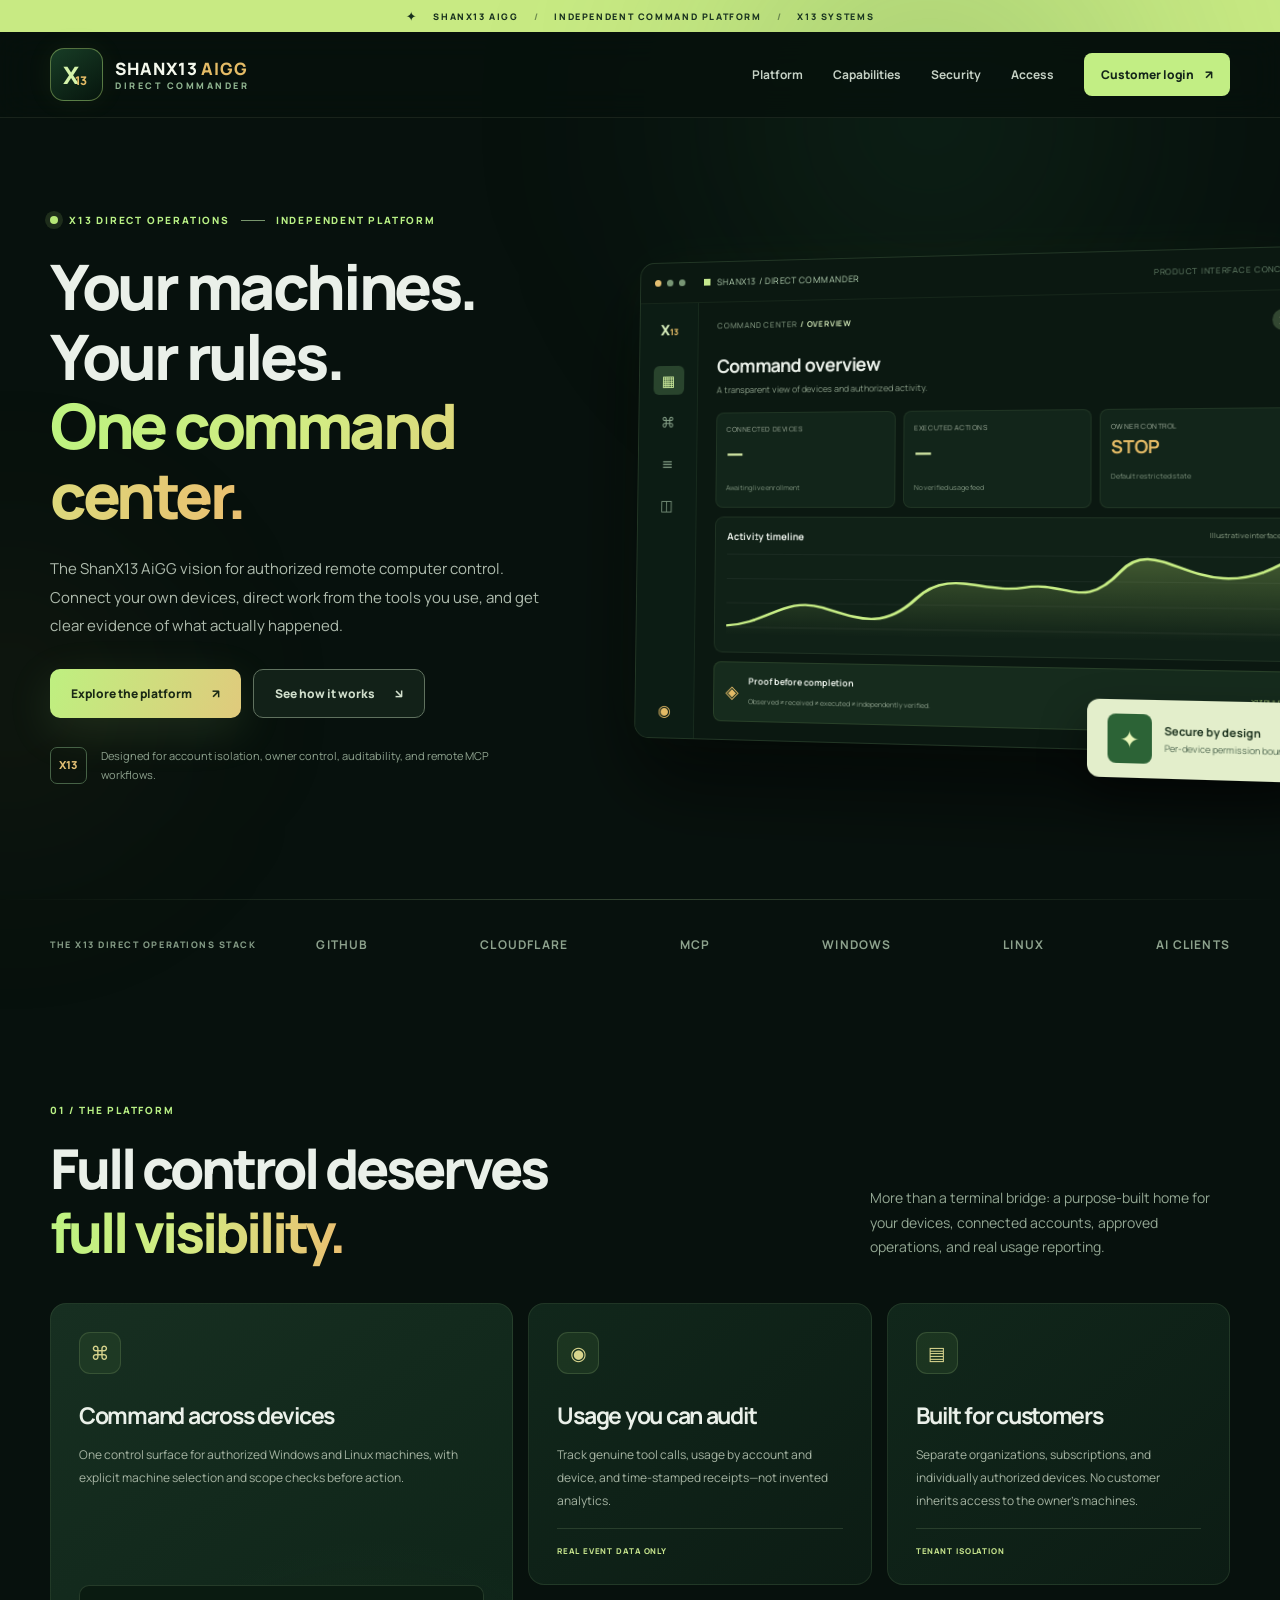
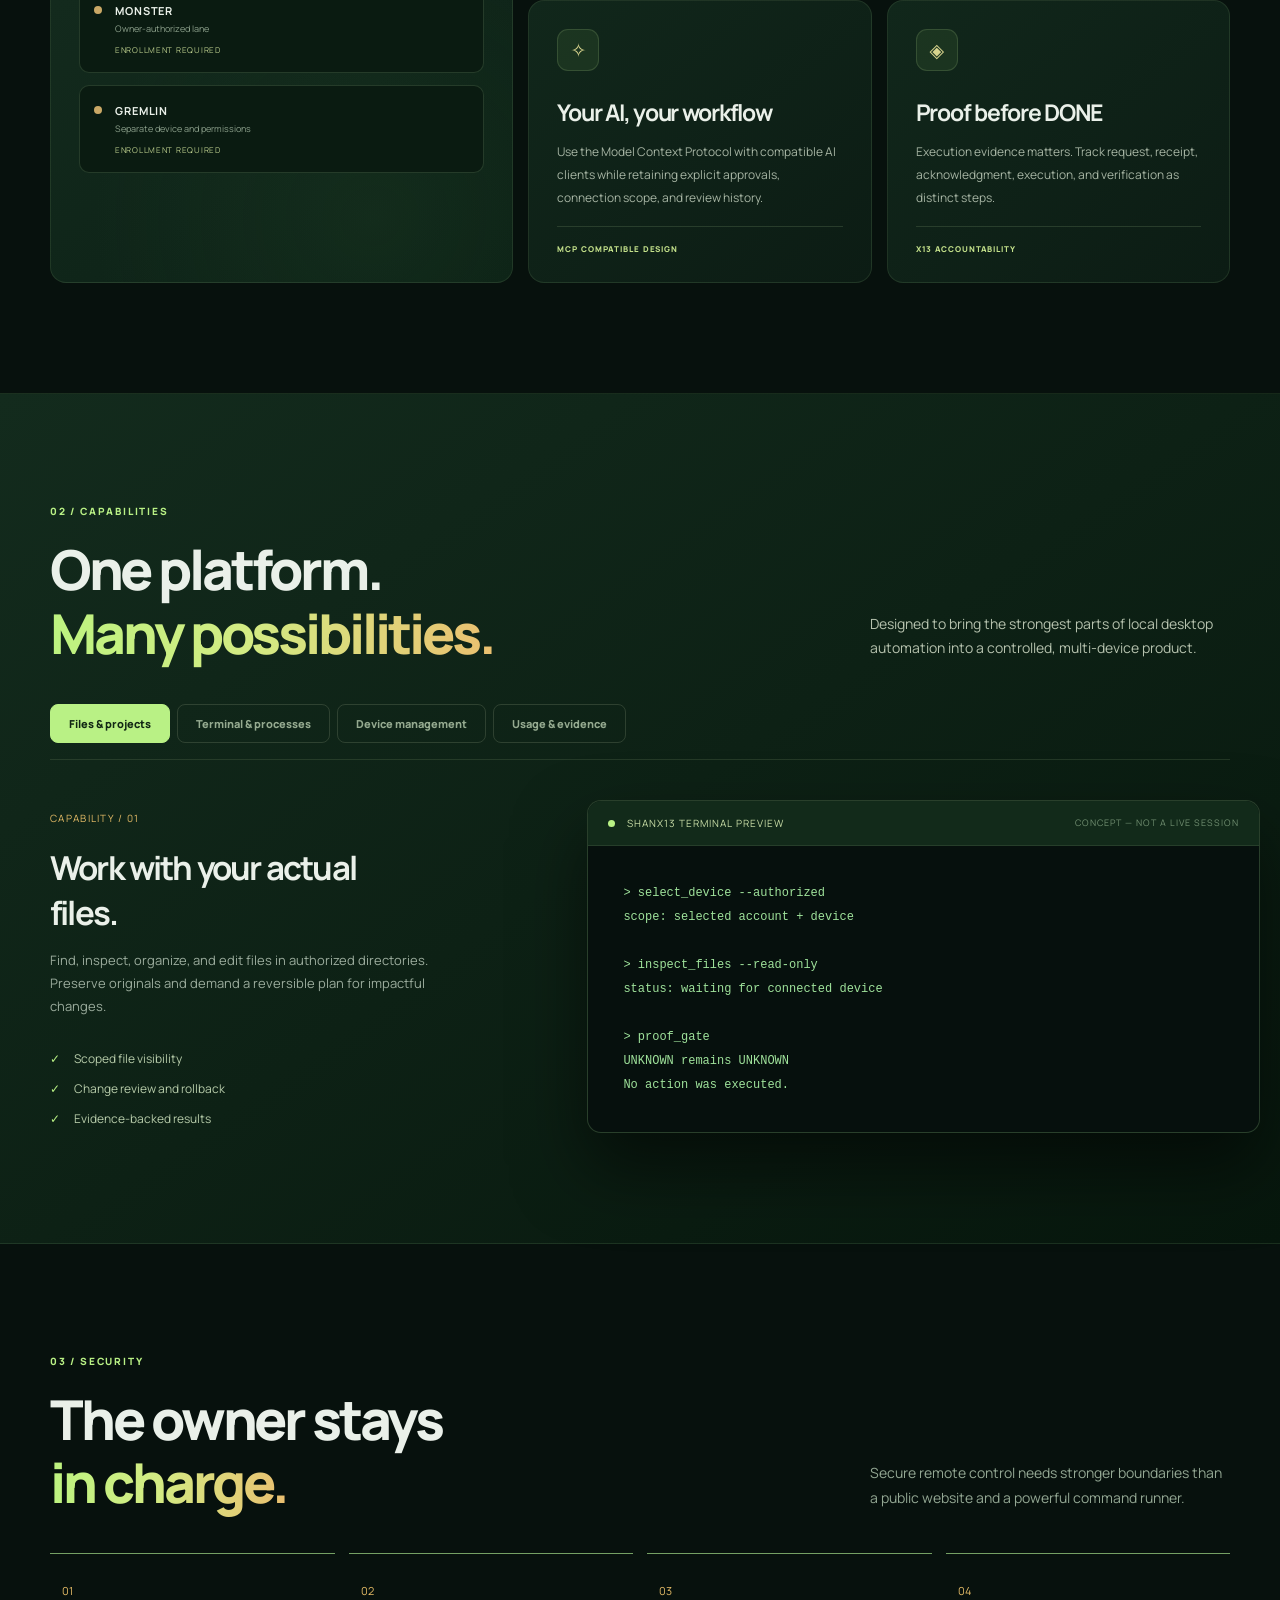
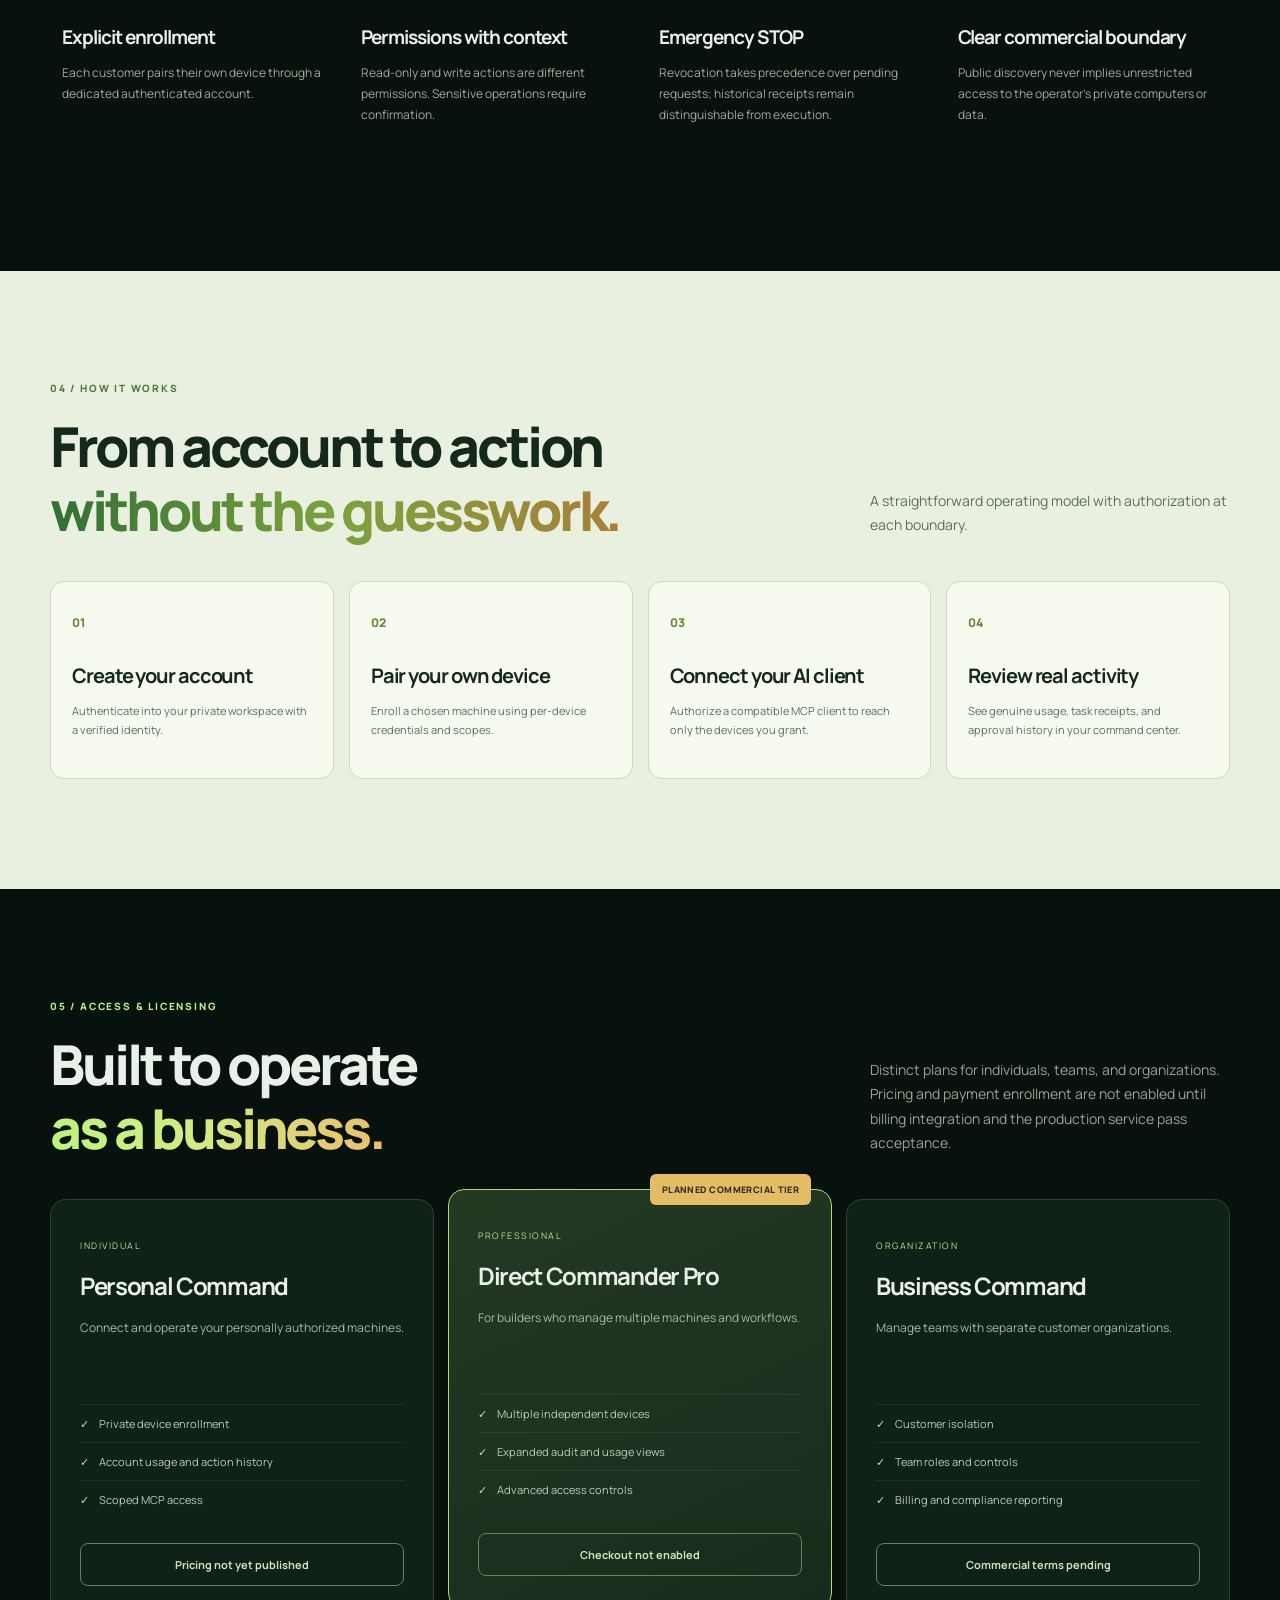
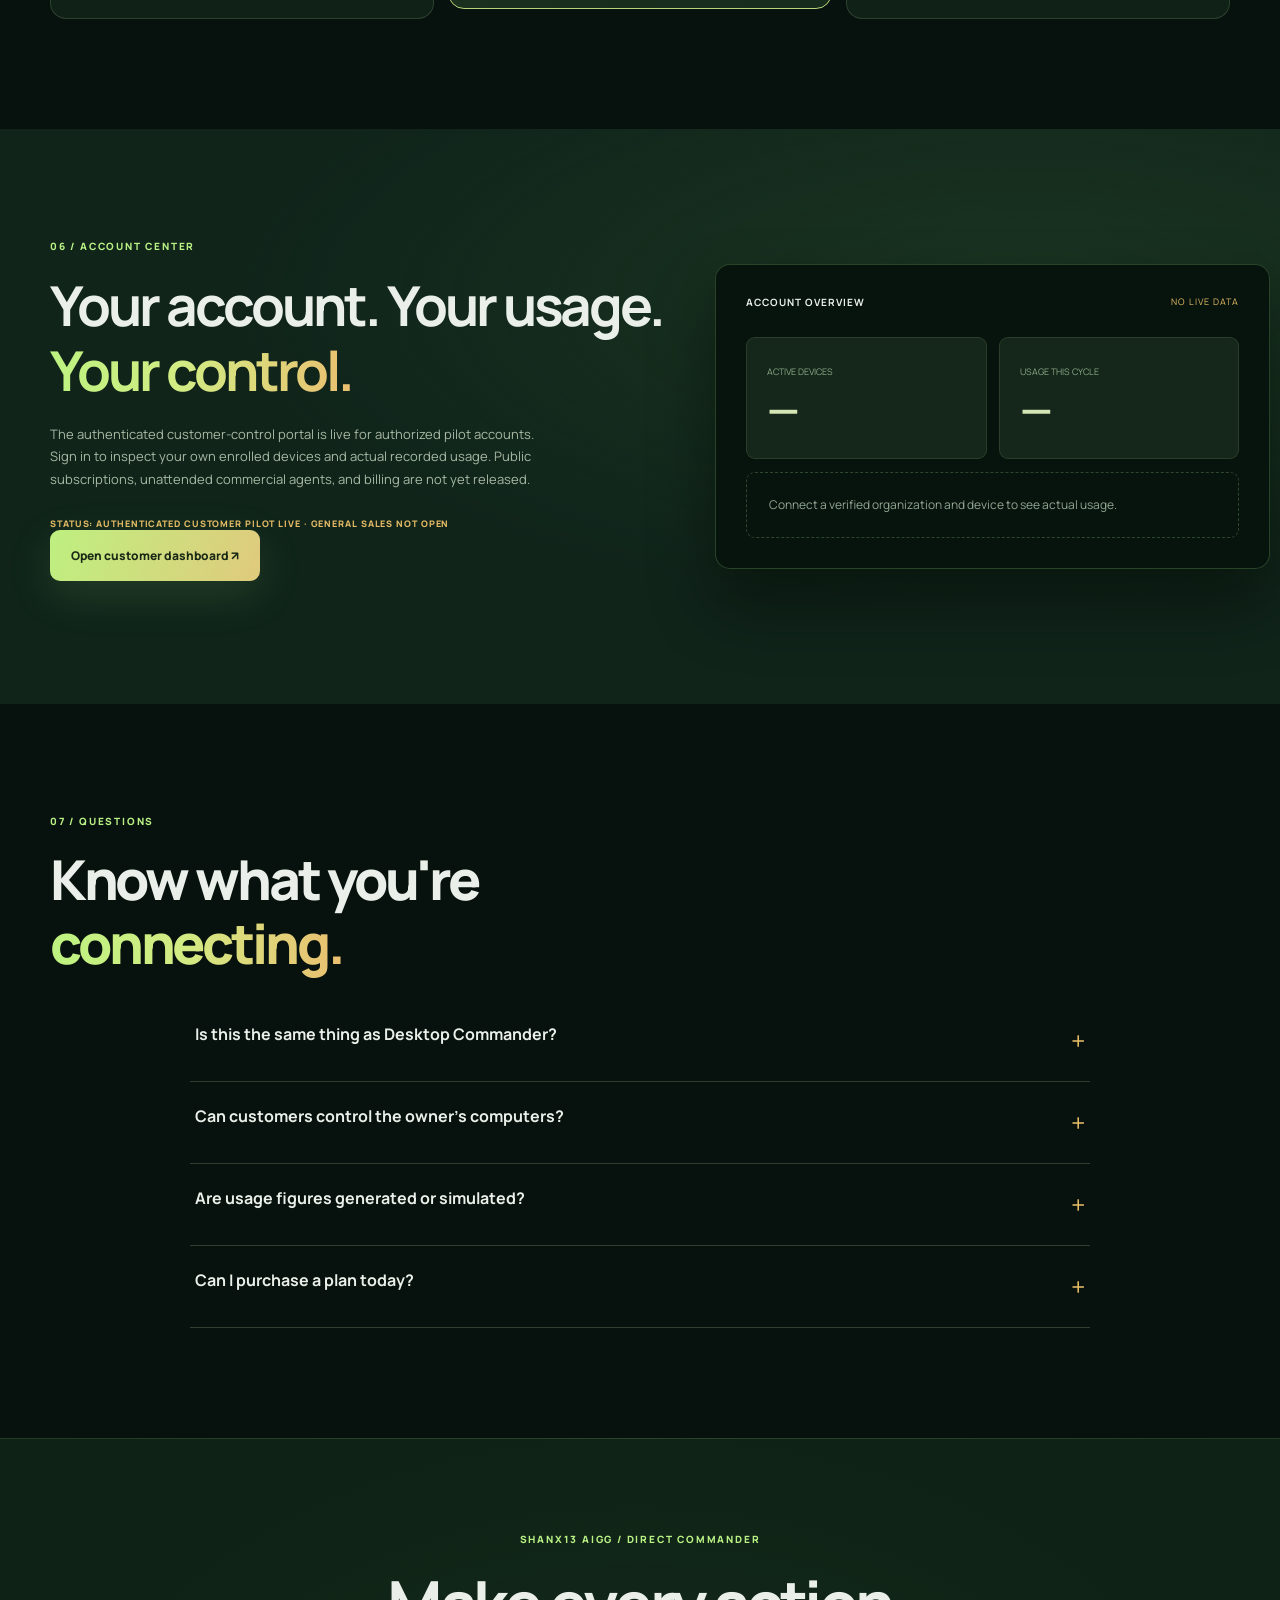
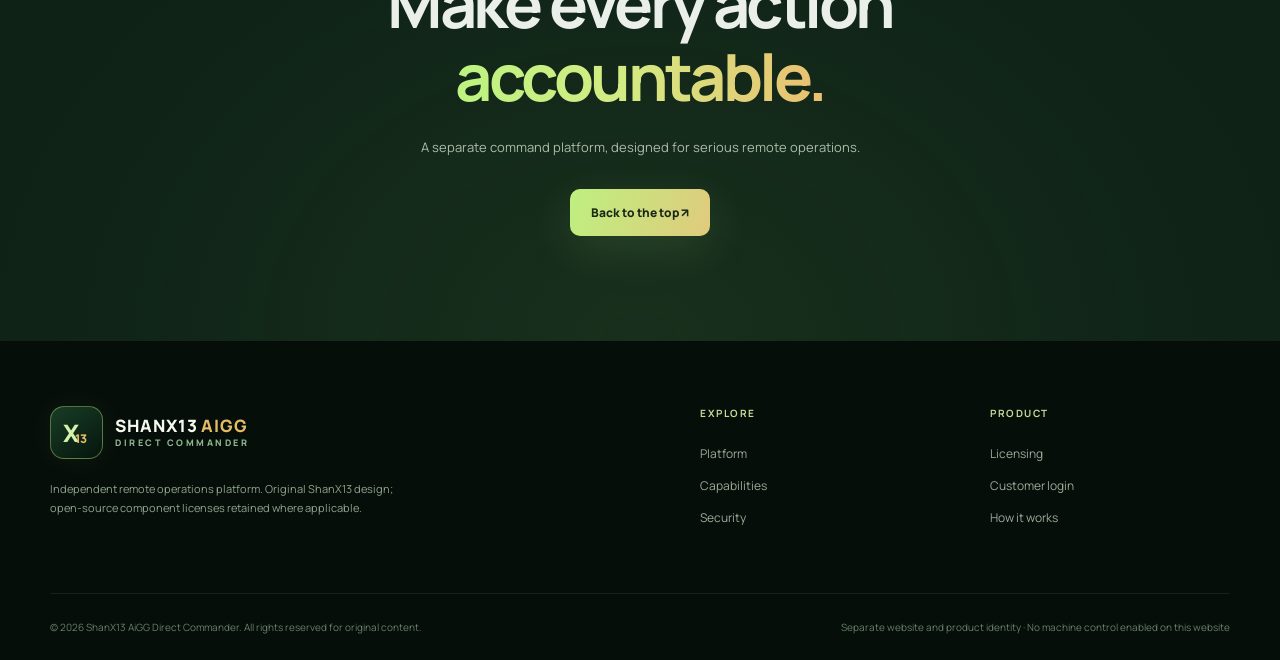
<file: index.html>
<!doctype html>
<html lang="en">
<head>
<meta charset="utf-8"><meta name="viewport" content="width=device-width,initial-scale=1">
<meta name="theme-color" content="#07170f">
<meta name="description" content="ShanX13 AiGG Direct Commander — a distinct remote computer operations platform. Manage authorized devices, automate workflows, and review verified activity from your own command center.">
<title>ShanX13 AiGG | Direct Commander</title>
<link rel="icon" href="favicon.svg" type="image/svg+xml">
<link rel="stylesheet" href="styles.css">
<script defer src="site.js"></script>
</head>
<body>
<div class="ambient ambient-one" aria-hidden="true"></div><div class="ambient ambient-two" aria-hidden="true"></div>
<div class="announcement"><span class="tiny-star">✦</span> SHANX13 AIGG <span class="ann-sep">/</span> INDEPENDENT COMMAND PLATFORM <span class="ann-sep">/</span> X13 SYSTEMS</div>
<header class="site-header" id="top">
  <div class="shell head-row"><a href="#top" class="logo" aria-label="ShanX13 AiGG home"><span class="symbol">X<span>13</span></span><span class="logo-words"><b>SHANX13 <i>AIGG</i></b><small>DIRECT COMMANDER</small></span></a>
  <button class="menu-toggle" type="button" id="menuToggle" aria-expanded="false" aria-controls="mainMenu" aria-label="Open menu"><span></span><span></span><span></span></button>
  <nav id="mainMenu" class="main-menu" aria-label="Main navigation"><a href="#platform">Platform</a><a href="#capabilities">Capabilities</a><a href="#security">Security</a><a href="#access">Access</a><a class="nav-cta" href="https://shanx13-aigg-direct-commander-account.henry-shannon.workers.dev/customer" rel="noopener noreferrer">Customer login <span aria-hidden="true">↗</span></a></nav></div>
</header>
<main>
<section class="hero shell" aria-labelledby="hero-title">
 <div class="hero-copy">
   <div class="eyebrow"><span class="pulse-dot"></span> X13 DIRECT OPERATIONS <span class="eyebrow-rule"></span> INDEPENDENT PLATFORM</div>
   <h1 id="hero-title">Your machines.<br>Your rules.<br><em>One command center.</em></h1>
   <p class="lead">The ShanX13 AiGG vision for authorized remote computer control. Connect your own devices, direct work from the tools you use, and get clear evidence of what actually happened.</p>
   <div class="hero-actions"><a class="button primary" href="#platform">Explore the platform <span>↗</span></a><a class="button outline" href="#how">See how it works <span>↘</span></a></div>
   <div class="hero-proof"><span class="proof-symbol">X13</span><span>Designed for account isolation, owner control, auditability, and remote MCP workflows.</span></div>
 </div>
 <div class="hero-visual" aria-label="Illustrative preview of the ShanX13 AiGG command center">
   <div class="visual-halo"></div>
   <div class="window">
      <div class="window-top"><div class="window-dots"><i></i><i></i><i></i></div><div class="window-title"><span class="green-square"></span> SHANX13 / DIRECT COMMANDER</div><span class="window-beta">PRODUCT INTERFACE CONCEPT</span></div>
      <div class="window-inside">
        <aside class="mini-sidebar"><div class="mini-logo">X<span>13</span></div><div class="mini-nav active">▦</div><div class="mini-nav">⌘</div><div class="mini-nav">≡</div><div class="mini-nav">◫</div><div class="mini-bottom">◉</div></aside>
        <div class="mini-main">
           <div class="mini-top"><span>COMMAND CENTER <b>/ OVERVIEW</b></span><span class="mini-avatar">X</span></div>
           <h3>Command overview</h3><p class="mini-sub">A transparent view of devices and authorized activity.</p>
           <div class="mini-stats"><div><small>CONNECTED DEVICES</small><strong>—</strong><span>Awaiting live enrollment</span></div><div><small>EXECUTED ACTIONS</small><strong>—</strong><span>No verified usage feed</span></div><div><small>OWNER CONTROL</small><strong>STOP</strong><span>Default restricted state</span></div></div>
           <div class="mini-chart"><div class="chart-heading"><b>Activity timeline</b><span>Illustrative interface</span></div><div class="chart-grid"><svg viewBox="0 0 450 110" preserveAspectRatio="none" role="img" aria-label="Illustrative activity waveform"><path d="M0 100H450 M0 69H450 M0 38H450 M0 7H450" stroke="#ffffff" stroke-opacity=".065" fill="none"/><path d="M0 98 C35 95,50 60,82 74 S133 100,160 61 S214 55,248 46 S295 75,325 25 S386 70,450 15" stroke="#c9ef87" stroke-width="3" fill="none"/><path d="M0 98 C35 95,50 60,82 74 S133 100,160 61 S214 55,248 46 S295 75,325 25 S386 70,450 15 V110 H0Z" fill="url(#chartFade)" opacity=".28"/><defs><linearGradient id="chartFade" x1="0" y1="0" x2="0" y2="1"><stop stop-color="#bde770"/><stop offset="1" stop-color="#bde770" stop-opacity="0"/></linearGradient></defs></svg></div></div>
           <div class="mini-activity"><span class="activity-icon">◈</span><div><b>Proof before completion</b><small>Observed ≠ received ≠ executed ≠ independently verified.</small></div><span class="activity-right">X13 RULE</span></div>
        </div>
      </div>
   </div>
   <div class="float-card"><span class="float-icon">✦</span><span><b>Secure by design</b><small>Per-device permission boundaries</small></span></div>
 </div>
</section>
<div class="thin-divider"></div>
<section class="trust-strip shell"><span>THE X13 DIRECT OPERATIONS STACK</span><div><b>GITHUB</b><b>CLOUDFLARE</b><b>MCP</b><b>WINDOWS</b><b>LINUX</b><b>AI CLIENTS</b></div></section>
<section id="platform" class="section shell">
 <div class="section-head"><div><span class="kicker">01 / THE PLATFORM</span><h2>Full control deserves<br><em>full visibility.</em></h2></div><p>More than a terminal bridge: a purpose-built home for your devices, connected accounts, approved operations, and real usage reporting.</p></div>
 <div class="features-grid">
  <article class="feature feature-large"><div class="feature-icon">⌘</div><h3>Command across devices</h3><p>One control surface for authorized Windows and Linux machines, with explicit machine selection and scope checks before action.</p><div class="device-mock"><div><span class="device-dot muted"></span><b>MONSTER</b><small>Owner-authorized lane</small><span class="device-state">ENROLLMENT REQUIRED</span></div><div><span class="device-dot muted"></span><b>GREMLIN</b><small>Separate device and permissions</small><span class="device-state">ENROLLMENT REQUIRED</span></div></div></article>
  <article class="feature"><div class="feature-icon">◉</div><h3>Usage you can audit</h3><p>Track genuine tool calls, usage by account and device, and time-stamped receipts—not invented analytics.</p><div class="feature-line"></div><span class="feature-tag">REAL EVENT DATA ONLY</span></article>
  <article class="feature"><div class="feature-icon">▤</div><h3>Built for customers</h3><p>Separate organizations, subscriptions, and individually authorized devices. No customer inherits access to the owner's machines.</p><div class="feature-line"></div><span class="feature-tag">TENANT ISOLATION</span></article>
  <article class="feature"><div class="feature-icon">✧</div><h3>Your AI, your workflow</h3><p>Use the Model Context Protocol with compatible AI clients while retaining explicit approvals, connection scope, and review history.</p><div class="feature-line"></div><span class="feature-tag">MCP COMPATIBLE DESIGN</span></article>
  <article class="feature"><div class="feature-icon">◈</div><h3>Proof before DONE</h3><p>Execution evidence matters. Track request, receipt, acknowledgment, execution, and verification as distinct steps.</p><div class="feature-line"></div><span class="feature-tag">X13 ACCOUNTABILITY</span></article>
 </div>
</section>
<section class="section section-deep" id="capabilities"><div class="shell">
 <div class="section-head section-head-light"><div><span class="kicker">02 / CAPABILITIES</span><h2>One platform.<br><em>Many possibilities.</em></h2></div><p>Designed to bring the strongest parts of local desktop automation into a controlled, multi-device product.</p></div>
 <div class="capability-tabs" role="tablist" aria-label="Capabilities"><button role="tab" aria-selected="true" data-cap="files">Files & projects</button><button role="tab" aria-selected="false" data-cap="terminal">Terminal & processes</button><button role="tab" aria-selected="false" data-cap="devices">Device management</button><button role="tab" aria-selected="false" data-cap="usage">Usage & evidence</button></div>
 <div class="capability-layout"><div class="capability-copy"><span class="cap-number" id="capNumber">CAPABILITY / 01</span><h3 id="capTitle">Work with your actual files.</h3><p id="capText">Find, inspect, organize, and edit files in authorized directories. Preserve originals and demand a reversible plan for impactful changes.</p><div id="capBullets" class="cap-bullets"><div>Scoped file visibility</div><div>Change review and rollback</div><div>Evidence-backed results</div></div></div><div class="terminal-demo"><div class="terminal-header"><span class="term-dot"></span> SHANX13 TERMINAL PREVIEW <span>CONCEPT — NOT A LIVE SESSION</span></div><pre id="capTerminal">&gt; select_device --authorized
scope: selected account + device

&gt; inspect_files --read-only
status: waiting for connected device

&gt; proof_gate
UNKNOWN remains UNKNOWN
No action was executed.</pre></div></div>
</div></section>
<section id="security" class="section shell"><div class="section-head"><div><span class="kicker">03 / SECURITY</span><h2>The owner stays<br><em>in charge.</em></h2></div><p>Secure remote control needs stronger boundaries than a public website and a powerful command runner.</p></div>
<div class="safety-grid"><article><span>01</span><h3>Explicit enrollment</h3><p>Each customer pairs their own device through a dedicated authenticated account.</p></article><article><span>02</span><h3>Permissions with context</h3><p>Read-only and write actions are different permissions. Sensitive operations require confirmation.</p></article><article><span>03</span><h3>Emergency STOP</h3><p>Revocation takes precedence over pending requests; historical receipts remain distinguishable from execution.</p></article><article><span>04</span><h3>Clear commercial boundary</h3><p>Public discovery never implies unrestricted access to the operator's private computers or data.</p></article></div>
</section>
<section id="how" class="section how-section"><div class="shell"><div class="section-head"><div><span class="kicker">04 / HOW IT WORKS</span><h2>From account to action<br><em>without the guesswork.</em></h2></div><p>A straightforward operating model with authorization at each boundary.</p></div><div class="steps"><div><span>01</span><h3>Create your account</h3><p>Authenticate into your private workspace with a verified identity.</p></div><div><span>02</span><h3>Pair your own device</h3><p>Enroll a chosen machine using per-device credentials and scopes.</p></div><div><span>03</span><h3>Connect your AI client</h3><p>Authorize a compatible MCP client to reach only the devices you grant.</p></div><div><span>04</span><h3>Review real activity</h3><p>See genuine usage, task receipts, and approval history in your command center.</p></div></div></div></section>
<section id="access" class="section shell"><div class="section-head"><div><span class="kicker">05 / ACCESS & LICENSING</span><h2>Built to operate<br><em>as a business.</em></h2></div><p>Distinct plans for individuals, teams, and organizations. Pricing and payment enrollment are not enabled until billing integration and the production service pass acceptance.</p></div><div class="plans"><article><span>INDIVIDUAL</span><h3>Personal Command</h3><p>Connect and operate your personally authorized machines.</p><ul><li>Private device enrollment</li><li>Account usage and action history</li><li>Scoped MCP access</li></ul><div class="plan-bottom">Pricing not yet published</div></article><article class="featured-plan"><div class="plan-highlight">PLANNED COMMERCIAL TIER</div><span>PROFESSIONAL</span><h3>Direct Commander Pro</h3><p>For builders who manage multiple machines and workflows.</p><ul><li>Multiple independent devices</li><li>Expanded audit and usage views</li><li>Advanced access controls</li></ul><div class="plan-bottom">Checkout not enabled</div></article><article><span>ORGANIZATION</span><h3>Business Command</h3><p>Manage teams with separate customer organizations.</p><ul><li>Customer isolation</li><li>Team roles and controls</li><li>Billing and compliance reporting</li></ul><div class="plan-bottom">Commercial terms pending</div></article></div></section>
<section class="section account-section" id="account"><div class="shell account-inner"><div><span class="kicker">06 / ACCOUNT CENTER</span><h2>Your account. Your usage.<br><em>Your control.</em></h2><p>The authenticated customer-control portal is live for authorized pilot accounts. Sign in to inspect your own enrolled devices and actual recorded usage. Public subscriptions, unattended commercial agents, and billing are not yet released.</p><div class="account-label">STATUS: AUTHENTICATED CUSTOMER PILOT LIVE · GENERAL SALES NOT OPEN</div><p><a class="button primary" href="https://shanx13-aigg-direct-commander-account.henry-shannon.workers.dev/customer" rel="noopener noreferrer">Open customer dashboard ↗</a></p></div><div class="account-preview"><div class="account-preview-head"><b>ACCOUNT OVERVIEW</b><span>NO LIVE DATA</span></div><div class="account-columns"><div><small>ACTIVE DEVICES</small><strong>—</strong></div><div><small>USAGE THIS CYCLE</small><strong>—</strong></div></div><div class="account-empty">Connect a verified organization and device to see actual usage.</div></div></div></section>
<section class="faq shell section"><div class="section-head"><div><span class="kicker">07 / QUESTIONS</span><h2>Know what you're<br><em>connecting.</em></h2></div></div><div class="faq-list"><details><summary>Is this the same thing as Desktop Commander?<span>+</span></summary><p>No. ShanX13 AiGG Direct Commander is an independently branded product under development. The local MCP engine may use properly attributed MIT-licensed open-source components, but Desktop Commander's commercial cloud service and design are separate proprietary products.</p></details><details><summary>Can customers control the owner's computers?<span>+</span></summary><p>No. Every customer must authenticate and enroll their own approved device with isolated permissions. A public listing does not grant access to anyone else's system.</p></details><details><summary>Are usage figures generated or simulated?<span>+</span></summary><p>Production usage will come from authenticated server records. The interface illustrations on this page are concepts and do not represent live machine activity.</p></details><details><summary>Can I purchase a plan today?<span>+</span></summary><p>No. Pricing, checkout, public plugin approval, and account provisioning are not yet live. This page does not collect payments.</p></details></div></section>
<section class="bottom-cta"><div class="shell"><span class="kicker">SHANX13 AIGG / DIRECT COMMANDER</span><h2>Make every action<br><em>accountable.</em></h2><p>A separate command platform, designed for serious remote operations.</p><a href="#top" class="button primary">Back to the top ↗</a></div></section>
</main>
<footer class="footer"><div class="shell footer-grid"><div><div class="logo footer-logo"><span class="symbol">X<span>13</span></span><span class="logo-words"><b>SHANX13 <i>AIGG</i></b><small>DIRECT COMMANDER</small></span></div><p>Independent remote operations platform. Original ShanX13 design; open-source component licenses retained where applicable.</p></div><div><b>EXPLORE</b><a href="#platform">Platform</a><a href="#capabilities">Capabilities</a><a href="#security">Security</a></div><div><b>PRODUCT</b><a href="#access">Licensing</a><a href="https://shanx13-aigg-direct-commander-account.henry-shannon.workers.dev/customer">Customer login</a><a href="#how">How it works</a></div></div><div class="shell footer-bottom"><span>© <span id="year"></span> ShanX13 AiGG Direct Commander. All rights reserved for original content.</span><span>Separate website and product identity · No machine control enabled on this website</span></div></footer>
</body>
</html>
</file>
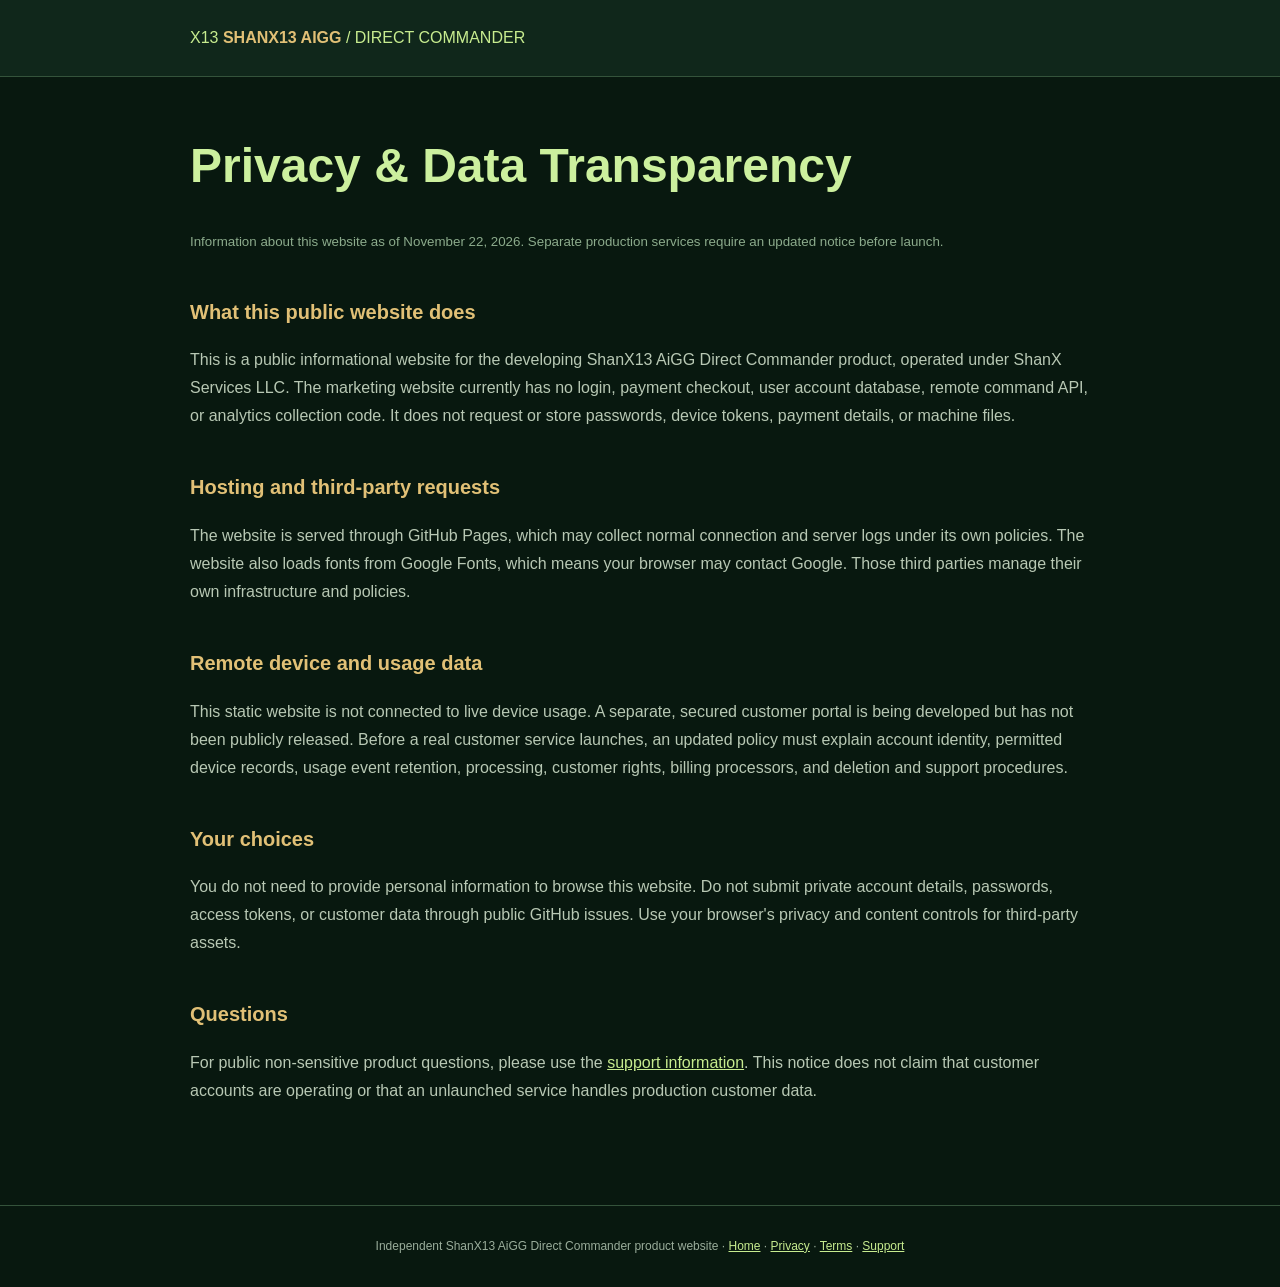
<file: privacy.html>
<!doctype html><html lang="en"><head><meta charset="utf-8"><meta name="viewport" content="width=device-width,initial-scale=1"><meta name="theme-color" content="#07170f"><title>Privacy & Data Transparency | ShanX13 AiGG Direct Commander</title><style>
:root{font-family:Arial,Helvetica,sans-serif;color-scheme:dark}body{margin:0;background:#08180f;color:#eaf0e9;line-height:1.75}a{color:#c7ec8f}header{border-bottom:1px solid #34533b;padding:24px max(calc((100% - 900px)/2),24px);background:#10271b}header b{color:#e1c076}main{max-width:900px;margin:60px auto 100px;padding:0 24px}h1{font-size:clamp(32px,6vw,48px);line-height:1.2;color:#ccf09e}h2{margin-top:40px;font-size:20px;color:#e1c076}p,li{color:#b8c8b4}small{color:#8cab8c}footer{padding:30px 24px;border-top:1px solid #34533b;text-align:center;font-size:12px;color:#9aad9b}</style></head><body><header><a href="./" style="text-decoration:none">X13 <b>SHANX13 AIGG</b> / DIRECT COMMANDER</a></header><main><h1>Privacy & Data Transparency</h1><small>Information about this website as of November 22, 2026. Separate production services require an updated notice before launch.</small><h2>What this public website does</h2><p>This is a public informational website for the developing ShanX13 AiGG Direct Commander product, operated under ShanX Services LLC. The marketing website currently has no login, payment checkout, user account database, remote command API, or analytics collection code. It does not request or store passwords, device tokens, payment details, or machine files.</p><h2>Hosting and third-party requests</h2><p>The website is served through GitHub Pages, which may collect normal connection and server logs under its own policies. The website also loads fonts from Google Fonts, which means your browser may contact Google. Those third parties manage their own infrastructure and policies.</p><h2>Remote device and usage data</h2><p>This static website is not connected to live device usage. A separate, secured customer portal is being developed but has not been publicly released. Before a real customer service launches, an updated policy must explain account identity, permitted device records, usage event retention, processing, customer rights, billing processors, and deletion and support procedures.</p><h2>Your choices</h2><p>You do not need to provide personal information to browse this website. Do not submit private account details, passwords, access tokens, or customer data through public GitHub issues. Use your browser's privacy and content controls for third-party assets.</p><h2>Questions</h2><p>For public non-sensitive product questions, please use the <a href="support.html">support information</a>. This notice does not claim that customer accounts are operating or that an unlaunched service handles production customer data.</p></main><footer>Independent ShanX13 AiGG Direct Commander product website · <a href="./">Home</a> · <a href="privacy.html">Privacy</a> · <a href="terms.html">Terms</a> · <a href="support.html">Support</a></footer></body></html>
</file>
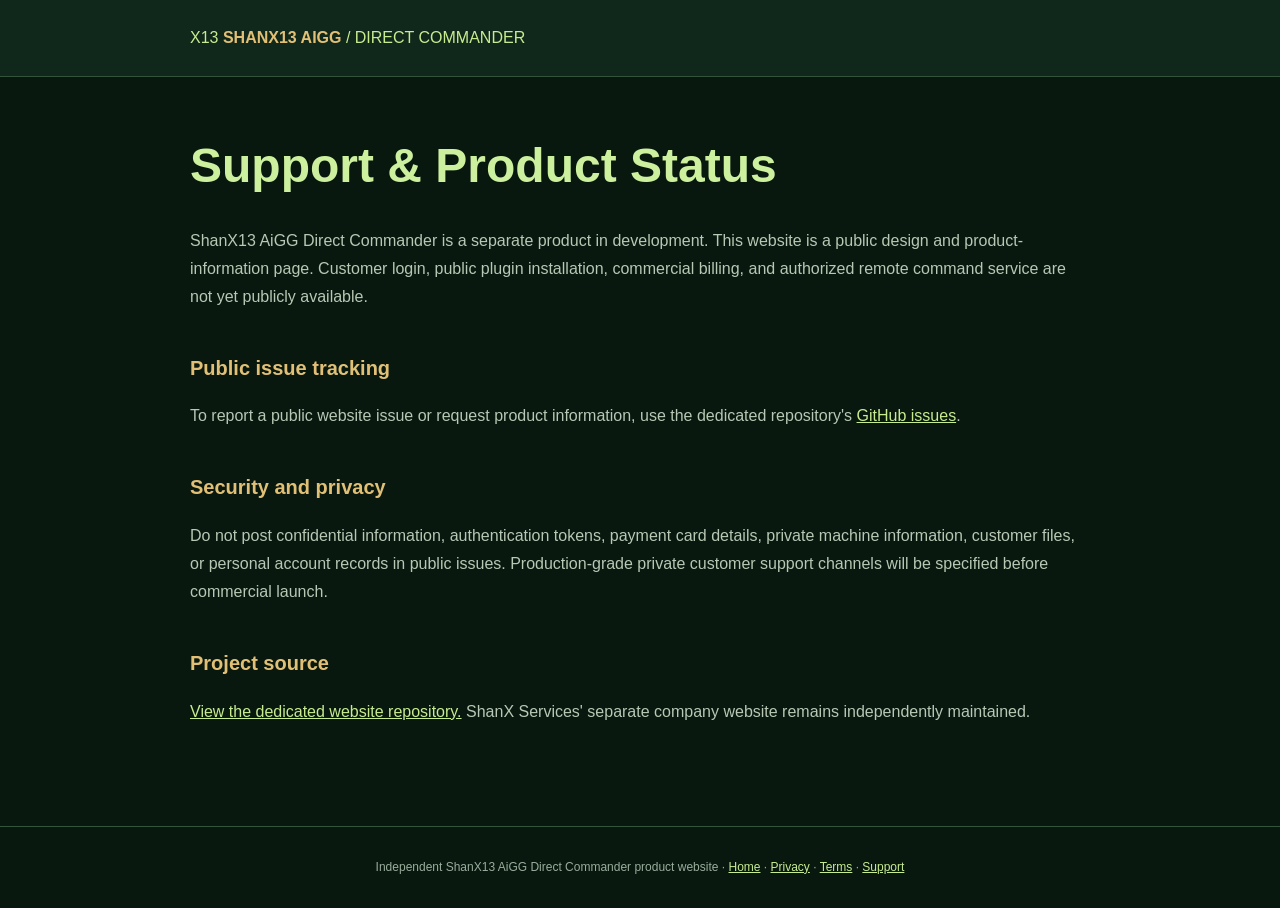
<file: support.html>
<!doctype html><html lang="en"><head><meta charset="utf-8"><meta name="viewport" content="width=device-width,initial-scale=1"><meta name="theme-color" content="#07170f"><title>Support & Product Status | ShanX13 AiGG Direct Commander</title><style>
:root{font-family:Arial,Helvetica,sans-serif;color-scheme:dark}body{margin:0;background:#08180f;color:#eaf0e9;line-height:1.75}a{color:#c7ec8f}header{border-bottom:1px solid #34533b;padding:24px max(calc((100% - 900px)/2),24px);background:#10271b}header b{color:#e1c076}main{max-width:900px;margin:60px auto 100px;padding:0 24px}h1{font-size:clamp(32px,6vw,48px);line-height:1.2;color:#ccf09e}h2{margin-top:40px;font-size:20px;color:#e1c076}p,li{color:#b8c8b4}small{color:#8cab8c}footer{padding:30px 24px;border-top:1px solid #34533b;text-align:center;font-size:12px;color:#9aad9b}</style></head><body><header><a href="./" style="text-decoration:none">X13 <b>SHANX13 AIGG</b> / DIRECT COMMANDER</a></header><main><h1>Support & Product Status</h1><p>ShanX13 AiGG Direct Commander is a separate product in development. This website is a public design and product-information page. Customer login, public plugin installation, commercial billing, and authorized remote command service are not yet publicly available.</p><h2>Public issue tracking</h2><p>To report a public website issue or request product information, use the dedicated repository's <a href="https://github.com/shanxservicesllc-png/shanx13-aigg-direct-commander-site/issues" target="_blank" rel="noopener noreferrer">GitHub issues</a>.</p><h2>Security and privacy</h2><p>Do not post confidential information, authentication tokens, payment card details, private machine information, customer files, or personal account records in public issues. Production-grade private customer support channels will be specified before commercial launch.</p><h2>Project source</h2><p><a href="https://github.com/shanxservicesllc-png/shanx13-aigg-direct-commander-site" target="_blank" rel="noopener noreferrer">View the dedicated website repository.</a> ShanX Services' separate company website remains independently maintained.</p></main><footer>Independent ShanX13 AiGG Direct Commander product website · <a href="./">Home</a> · <a href="privacy.html">Privacy</a> · <a href="terms.html">Terms</a> · <a href="support.html">Support</a></footer></body></html>
</file>
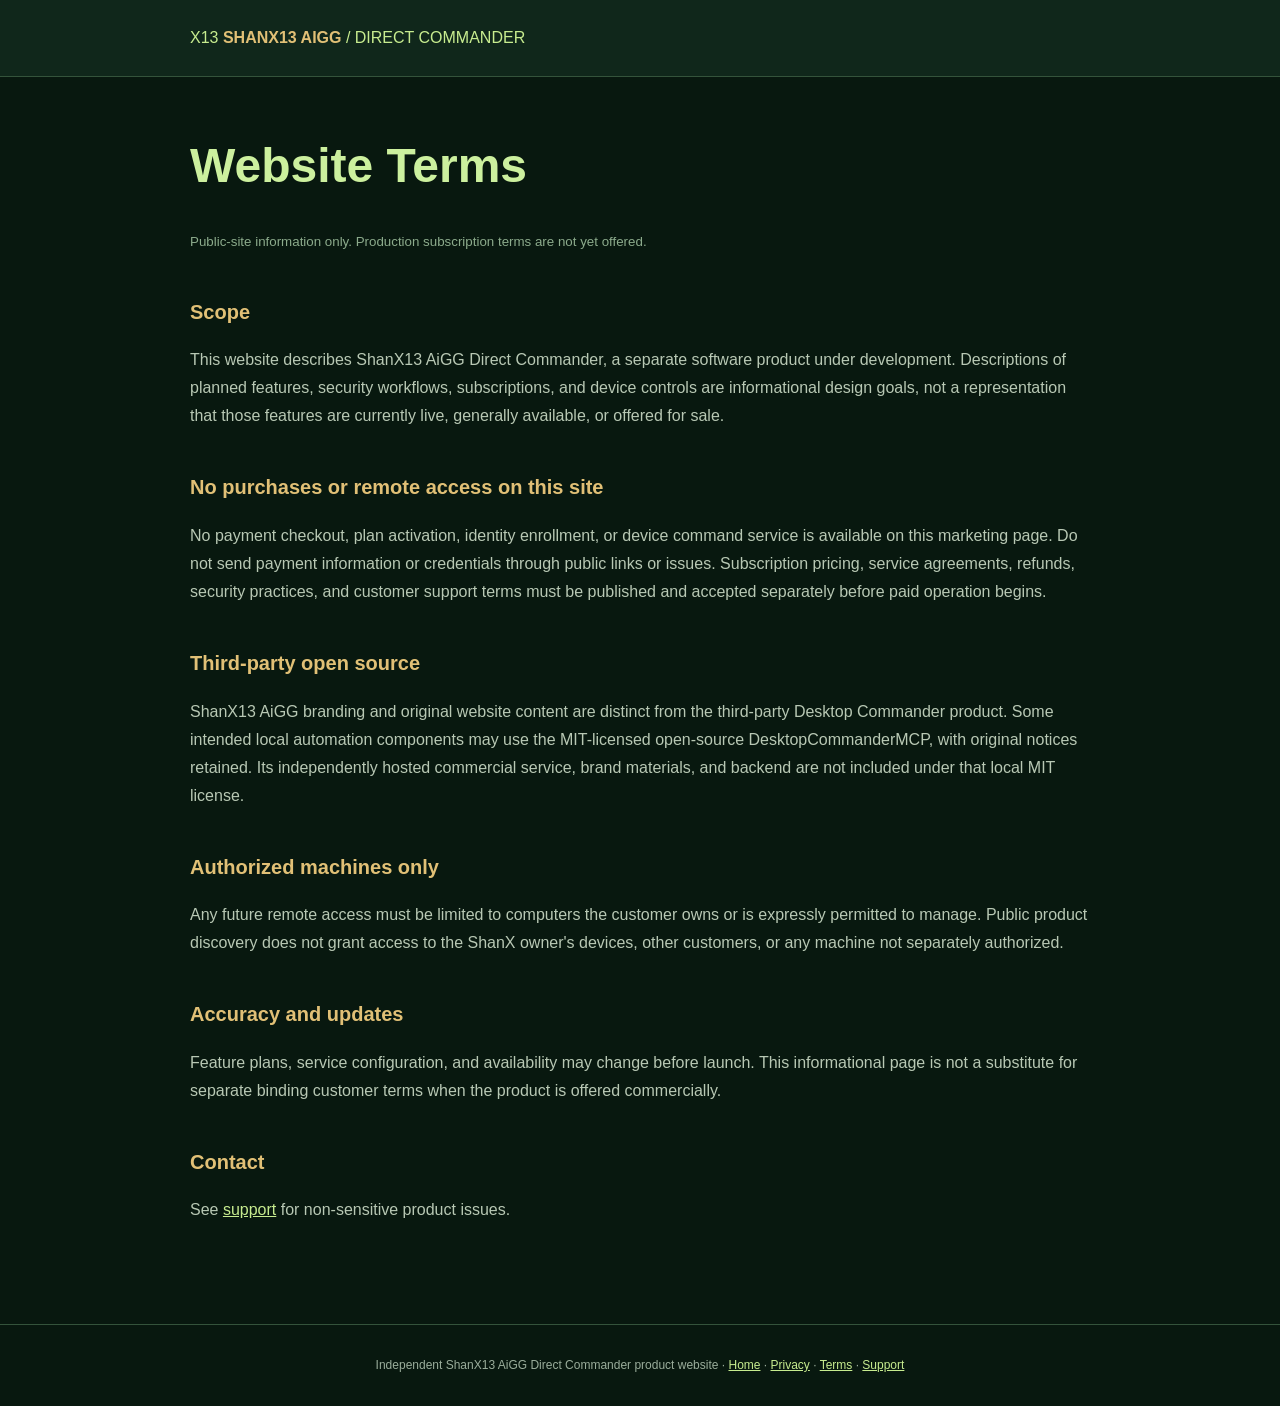
<file: terms.html>
<!doctype html><html lang="en"><head><meta charset="utf-8"><meta name="viewport" content="width=device-width,initial-scale=1"><meta name="theme-color" content="#07170f"><title>Website Terms | ShanX13 AiGG Direct Commander</title><style>
:root{font-family:Arial,Helvetica,sans-serif;color-scheme:dark}body{margin:0;background:#08180f;color:#eaf0e9;line-height:1.75}a{color:#c7ec8f}header{border-bottom:1px solid #34533b;padding:24px max(calc((100% - 900px)/2),24px);background:#10271b}header b{color:#e1c076}main{max-width:900px;margin:60px auto 100px;padding:0 24px}h1{font-size:clamp(32px,6vw,48px);line-height:1.2;color:#ccf09e}h2{margin-top:40px;font-size:20px;color:#e1c076}p,li{color:#b8c8b4}small{color:#8cab8c}footer{padding:30px 24px;border-top:1px solid #34533b;text-align:center;font-size:12px;color:#9aad9b}</style></head><body><header><a href="./" style="text-decoration:none">X13 <b>SHANX13 AIGG</b> / DIRECT COMMANDER</a></header><main><h1>Website Terms</h1><small>Public-site information only. Production subscription terms are not yet offered.</small><h2>Scope</h2><p>This website describes ShanX13 AiGG Direct Commander, a separate software product under development. Descriptions of planned features, security workflows, subscriptions, and device controls are informational design goals, not a representation that those features are currently live, generally available, or offered for sale.</p><h2>No purchases or remote access on this site</h2><p>No payment checkout, plan activation, identity enrollment, or device command service is available on this marketing page. Do not send payment information or credentials through public links or issues. Subscription pricing, service agreements, refunds, security practices, and customer support terms must be published and accepted separately before paid operation begins.</p><h2>Third-party open source</h2><p>ShanX13 AiGG branding and original website content are distinct from the third-party Desktop Commander product. Some intended local automation components may use the MIT-licensed open-source DesktopCommanderMCP, with original notices retained. Its independently hosted commercial service, brand materials, and backend are not included under that local MIT license.</p><h2>Authorized machines only</h2><p>Any future remote access must be limited to computers the customer owns or is expressly permitted to manage. Public product discovery does not grant access to the ShanX owner's devices, other customers, or any machine not separately authorized.</p><h2>Accuracy and updates</h2><p>Feature plans, service configuration, and availability may change before launch. This informational page is not a substitute for separate binding customer terms when the product is offered commercially.</p><h2>Contact</h2><p>See <a href="support.html">support</a> for non-sensitive product issues.</p></main><footer>Independent ShanX13 AiGG Direct Commander product website · <a href="./">Home</a> · <a href="privacy.html">Privacy</a> · <a href="terms.html">Terms</a> · <a href="support.html">Support</a></footer></body></html>
</file>
<file: styles.css>
@import url('https://fonts.googleapis.com/css2?family=DM+Sans:wght@400;500;600;700&family=Manrope:wght@400;500;600;700;800&display=swap');
:root{--bg:#07110d;--bg2:#0d1d16;--card:#10251b;--cream:#eff6e9;--text:#eaf0e9;--muted:#a6b3a7;--green:#b9f185;--gold:#e4bb66;--line:rgba(211,244,188,.12);--font:'Manrope','DM Sans',system-ui,Arial,sans-serif;}
*{box-sizing:border-box}html{scroll-behavior:smooth}body{margin:0;background:var(--bg);color:var(--text);font-family:var(--font);-webkit-font-smoothing:antialiased;overflow-x:hidden}button,a{-webkit-tap-highlight-color:transparent}a{color:inherit;text-decoration:none}button{font:inherit;cursor:pointer}h1,h2,h3,p{margin-top:0}h1,h2,h3{letter-spacing:-.055em}p{line-height:1.75}.shell{width:min(1180px,calc(100% - 56px));margin-inline:auto}.announcement{display:flex;align-items:center;justify-content:center;gap:15px;min-height:32px;background:#c8ea83;color:#18301e;font-size:9px;font-weight:800;letter-spacing:.18em;text-align:center}.tiny-star{font-size:13px}.ann-sep{opacity:.5}.ambient{position:absolute;pointer-events:none;filter:blur(92px);z-index:0}.ambient-one{width:700px;height:680px;background:radial-gradient(circle,rgba(38,95,56,.23),transparent 68%);top:-220px;right:0}.ambient-two{width:420px;height:480px;background:radial-gradient(circle,rgba(160,107,35,.09),transparent 70%);top:460px;left:-200px}.site-header{height:86px;border-bottom:1px solid rgba(233,255,208,.08);position:relative;z-index:10;backdrop-filter:blur(16px);background:rgba(7,17,13,.84)}.head-row{display:flex;align-items:center;justify-content:space-between;height:100%}.logo{display:inline-flex;align-items:center;gap:12px}.symbol{display:flex;width:53px;height:53px;align-items:center;justify-content:center;border:1px solid rgba(195,237,129,.4);background:linear-gradient(145deg,#183d26,#06150d);border-radius:14px;box-shadow:0 0 28px #a2de4d11;color:#d4f3aa;font-size:24px;font-weight:900;letter-spacing:-.14em;padding-right:4px}.symbol span{font-size:12px;color:var(--gold);letter-spacing:-.05em;margin-top:12px}.logo-words{display:flex;flex-direction:column;gap:4px;line-height:1}.logo-words b{font-size:17px;letter-spacing:.055em;color:#f4f8ed;font-weight:800}.logo-words i{font-style:normal;color:var(--gold)}.logo-words small{font-size:9px;letter-spacing:.28em;font-weight:800;color:#90b591}.main-menu{display:flex;align-items:center;gap:30px}.main-menu>a{font-size:12px;font-weight:700;color:#c5d1c5;transition:.2s}.main-menu>a:hover{color:var(--green)}.main-menu>a.nav-cta{padding:13px 17px;background:#c2ee84;color:#14251a;border-radius:8px;font-weight:800}.main-menu>a.nav-cta:hover{background:#e1ffc0}.nav-cta span{margin-left:9px}.menu-toggle{display:none;border:1px solid var(--line);background:#11261a;border-radius:8px;width:46px;height:42px;padding:11px}.menu-toggle span{height:2px;background:#d2edae;display:block;margin:4px 0}.hero{position:relative;display:grid;grid-template-columns:49% 51%;min-height:670px;align-items:center;padding-block:95px 115px}.hero-copy{position:relative;z-index:2}.eyebrow,.kicker{color:var(--green);font-size:10px;font-weight:800;letter-spacing:.18em;display:flex;align-items:center;gap:11px}.pulse-dot{width:8px;height:8px;border-radius:50%;background:#b6e777;box-shadow:0 0 0 5px #b6e77722}.eyebrow-rule{width:24px;height:1px;background:#78966d}.hero h1{font-weight:800;font-size:clamp(42px,4.9vw,70px);line-height:1.11;margin:25px 0}.hero h1 em,h2 em{font-style:normal;background:linear-gradient(90deg,#bdf380 0%,#d3eb83 45%,#eabf70 100%);background-clip:text;-webkit-background-clip:text;color:transparent}.lead{font-size:15px;line-height:1.9;color:#aebbad;max-width:505px}.hero-actions{display:flex;gap:12px;margin:28px 0 29px}.button{display:inline-flex;align-items:center;justify-content:center;gap:20px;border-radius:10px;padding:15px 21px;font-size:12px;font-weight:800;transition:.2s;white-space:nowrap}.button.primary{color:#1a2915;background:linear-gradient(110deg,#bef080,#e0ca7c);box-shadow:0 13px 45px #b1ec7f20}.button.primary:hover{transform:translateY(-2px);filter:brightness(1.06)}.button.outline{color:#d1dfcc;border:1px solid #60725f;background:#122118}.button.outline:hover{border-color:#b5ea91}.hero-proof{display:flex;gap:14px;align-items:center;color:#8fa38f;font-size:11px;line-height:1.7;max-width:470px}.proof-symbol{padding:8px;border:1px solid #466246;color:#e4c075;border-radius:7px;font-weight:900}.hero-visual{position:relative;z-index:1;width:114%;margin-left:-1%;transform:perspective(1300px) rotateY(-8deg) rotateX(2deg);transform-origin:center}.visual-halo{position:absolute;inset:10% 0;z-index:-1;background:radial-gradient(ellipse,#609a4c35,transparent 68%);filter:blur(40px)}.window{border-radius:15px;background:#0b1811;border:1px solid #5c805849;box-shadow:0 45px 85px #0009,0 0 60px #85d66b0c;overflow:hidden}.window-top{height:42px;border-bottom:1px solid #324a304a;display:flex;align-items:center;padding:0 15px;gap:20px}.window-dots{display:flex;gap:6px}.window-dots i{display:block;border-radius:50%;height:7px;width:7px;background:#789675}.window-dots i:first-child{background:#e3be71}.window-title{color:#b8d5b6;letter-spacing:.07em;font-size:9px;white-space:nowrap}.green-square{background:#c5e88e;width:7px;height:7px;display:inline-block;margin-right:4px}.window-beta{margin-left:auto;color:#69856d;font-size:8px;letter-spacing:.09em}.window-inside{display:flex;min-height:370px}.mini-sidebar{width:63px;flex-shrink:0;background:#0c1c14;border-right:1px solid #31493150;display:flex;align-items:center;flex-direction:column;padding:17px 0;gap:13px}.mini-logo{font-size:15px;color:#d8efbc;font-weight:900;margin-bottom:14px}.mini-logo span{color:var(--gold);font-size:9px}.mini-nav{width:33px;height:30px;display:flex;align-items:center;justify-content:center;color:#849e86;font-size:15px;border-radius:6px}.mini-nav.active{color:#daf9a5;background:#29442d}.mini-bottom{margin-top:auto;color:var(--gold)}.mini-main{flex:1;min-width:0;padding:18px 20px}.mini-top{display:flex;justify-content:space-between;color:#91a88f;font-size:8px;letter-spacing:.1em}.mini-top b{color:#d2e8b8}.mini-avatar{background:#324731;color:#f0e7bf;border-radius:50%;width:21px;height:21px;display:grid;place-items:center;font-size:10px}.mini-main h3{margin:14px 0 4px;font-size:19px;letter-spacing:-.04em}.mini-sub{font-size:9px;color:#8b9e89;margin-bottom:15px}.mini-stats{display:grid;grid-template-columns:repeat(3,minmax(0,1fr));gap:8px}.mini-stats>div{border:1px solid #3c563b55;background:#12251a;border-radius:8px;padding:12px 10px}.mini-stats small{display:block;color:#9fad9b;font-size:7px;letter-spacing:.08em}.mini-stats strong{display:block;color:#d6eba7;font-size:24px;line-height:1.7}.mini-stats>div:last-child strong{font-size:18px;color:var(--gold)}.mini-stats span{font-size:7px;color:#7f947f}.mini-chart{background:#102117;border:1px solid #40573d52;border-radius:9px;margin-top:9px;padding:12px}.chart-heading{display:flex;justify-content:space-between;font-size:10px}.chart-heading span{font-size:7px;color:#91a58b}.chart-grid svg{width:100%;height:88px;margin-top:6px}.mini-activity{display:flex;align-items:center;gap:10px;background:#162b1d;padding:12px;border-radius:8px;margin-top:9px;border:1px solid #48653e61}.activity-icon{color:var(--gold);font-size:18px}.mini-activity b{font-size:9px;display:block}.mini-activity small{font-size:7px;color:#8c9f8b}.activity-right{color:#abce79;font-size:7px;margin-left:auto}.float-card{position:absolute;bottom:-26px;right:-12px;background:#e3eecb;border-radius:12px;padding:14px 20px;box-shadow:0 22px 45px #0007;display:flex;align-items:center;gap:12px;color:#1c321e}.float-icon{background:#2c6336;color:#e8f6b8;padding:8px 12px;border-radius:8px;font-size:23px}.float-card b{font-size:11px;display:block}.float-card small{font-size:9px;display:block;margin-top:3px;color:#536b54}.thin-divider{height:1px;background:linear-gradient(90deg,transparent,#76936966,transparent)}.trust-strip{padding:36px 0 40px;display:flex;align-items:center;gap:60px}.trust-strip>span{font-size:9px;letter-spacing:.17em;color:#849b86;font-weight:800;white-space:nowrap}.trust-strip>div{display:flex;justify-content:space-between;gap:23px;width:100%;flex-wrap:wrap}.trust-strip b{font-size:12px;letter-spacing:.1em;color:#8da28d}.section{padding-block:110px}.section-head{display:flex;justify-content:space-between;align-items:flex-end;gap:60px;margin-bottom:38px}.section-head h2{font-size:clamp(34px,4.3vw,55px);font-weight:800;line-height:1.16;margin:20px 0 0}.section-head>p{max-width:360px;color:#93a793;font-size:14px;margin:0 0 5px}.features-grid{display:grid;grid-template-columns:1.35fr 1fr 1fr;gap:15px}.feature{background:linear-gradient(140deg,#11271b,#0c1c14);border:1px solid #46604255;border-radius:16px;min-height:279px;padding:28px;position:relative;overflow:hidden}.feature:hover{border-color:#7ca8627a}.feature-large{grid-row:span 2;min-height:580px;background:radial-gradient(circle at 70% 89%,#2e55312e,transparent 46%),linear-gradient(145deg,#172f21,#0b2015)}.feature-icon{color:#d8d48d;border:1px solid #55724b76;background:#2a472a77;display:inline-grid;place-items:center;width:42px;height:42px;border-radius:11px;font-size:19px;margin-bottom:25px}.feature h3{font-size:23px;margin:0 0 13px}.feature p{font-size:12px;line-height:1.9;color:#a6b4a3}.feature-line{height:1px;background:#51694d66;position:absolute;bottom:55px;left:28px;right:28px}.feature-tag{position:absolute;bottom:28px;left:28px;font-size:8px;color:#c4e18b;letter-spacing:.11em;font-weight:900}.device-mock{margin-top:95px;display:grid;gap:12px}.device-mock>div{border:1px solid #5f805a52;padding:17px 14px;border-radius:10px;background:#0a1b11;display:grid;grid-template-columns:10px 1fr;gap:4px 11px}.device-dot{width:8px;height:8px;background:#caa866;border-radius:50%;align-self:center}.device-mock b{font-size:11px;letter-spacing:.08em}.device-mock small{grid-column:2;color:#8da18c;font-size:9px}.device-state{grid-column:2;color:#b7c98a;font-size:8px;letter-spacing:.09em;margin-top:5px}.section-deep{background:linear-gradient(145deg,#132b1d,#07170d);border-block:1px solid #56714d30}.section-head-light>p{color:#b6c2ae}.capability-tabs{display:flex;gap:7px;flex-wrap:wrap;border-bottom:1px solid #536a4b57;padding-bottom:16px}.capability-tabs button{background:transparent;border:1px solid #62725a60;border-radius:8px;color:#95aa90;padding:11px 18px;font-size:11px;font-weight:800}.capability-tabs button[aria-selected="true"]{color:#112714;background:var(--green);border-color:var(--green)}.capability-layout{display:grid;grid-template-columns:43% 57%;gap:30px;padding:40px 0 0;align-items:center}.cap-number{font-size:10px;color:var(--gold);letter-spacing:.13em}.capability-copy h3{font-size:33px;margin:18px 0 14px;max-width:340px}.capability-copy p{color:#9bac9d;max-width:385px;font-size:13px}.cap-bullets{display:grid;gap:13px;margin-top:32px}.cap-bullets div{color:#b6cba9;font-size:12px}.cap-bullets div:before{content:'✓';color:var(--green);margin-right:14px;font-weight:bold}.terminal-demo{background:#06100d;border:1px solid #587c5270;border-radius:14px;box-shadow:0 35px 70px #0008;overflow:hidden}.terminal-header{padding:15px 20px;color:#c9dda7;background:#122a1a;font-size:10px;letter-spacing:.1em;border-bottom:1px solid #4d664c56}.term-dot{height:7px;width:7px;display:inline-block;background:var(--green);border-radius:50%;margin-right:9px}.terminal-header span:last-child{float:right;color:#718f71;font-size:9px}.terminal-demo pre{padding:35px;margin:0;min-height:270px;color:#9fe29b;font-size:12px;line-height:2;font-family:ui-monospace,SFMono-Regular,Consolas,monospace;white-space:pre-wrap}.safety-grid{display:grid;grid-template-columns:repeat(4,1fr);gap:14px}.safety-grid article{border-top:1px solid #75a164;padding:24px 12px}.safety-grid article>span{font-size:11px;color:var(--gold)}.safety-grid h3{font-size:19px;margin:24px 0 12px}.safety-grid p{font-size:12px;color:#9cae99}.how-section{background:#e9f0df;color:#14281b}.how-section .kicker{color:#517738}.how-section h2 em{background:linear-gradient(90deg,#336f35,#7ba23e,#a97f3a);background-clip:text;-webkit-background-clip:text}.how-section .section-head p{color:#5d705b}.steps{display:grid;grid-template-columns:repeat(4,1fr);gap:15px}.steps>div{padding:28px 21px;background:#f7faee;border-radius:14px;border:1px solid #ced8bd}.steps span{font-size:12px;color:#6b843d;font-weight:900}.steps h3{font-size:20px;margin:30px 0 12px}.steps p{font-size:11px;color:#5b6e5c}.plans{display:grid;grid-template-columns:repeat(3,1fr);gap:14px}.plans article{padding:32px 29px;min-height:370px;border:1px solid #52674a72;background:#102118;border-radius:16px;position:relative}.plans article>span{font-size:9px;letter-spacing:.17em;color:#c4d99b}.plans h3{font-size:24px;margin:15px 0}.plans p{font-size:12px;color:#a6b9a4;min-height:62px}.plans ul{margin:25px 0;padding:0;list-style:none}.plans li{font-size:11px;color:#bfcbbb;padding:11px 0;border-top:1px solid #ffffff12}.plans li:before{content:'✓';margin-right:10px;color:var(--green)}.plan-bottom{border:1px solid #688155;border-radius:8px;padding:13px;color:#d3deba;font-size:11px;font-weight:700;text-align:center}.plans .featured-plan{background:linear-gradient(155deg,#243a23,#172b1c);border-color:#b7d579;transform:translateY(-10px)}.plan-highlight{position:absolute;top:-16px;right:20px;background:var(--gold);color:#2b2f1b;font-size:9px;font-weight:900;padding:9px 12px;border-radius:6px;letter-spacing:.05em}.account-section{background:radial-gradient(ellipse at 80% 30%,#27492b70,transparent 55%),#10241a}.account-inner{display:grid;grid-template-columns:53% 47%;gap:40px;align-items:center}.account-inner h2{font-size:clamp(34px,4.3vw,55px);line-height:1.18;margin:20px 0}.account-inner p{max-width:510px;color:#a8b9a4;font-size:13px}.account-label{color:var(--gold);font-size:9px;letter-spacing:.1em;font-weight:800;margin-top:26px}.account-preview{background:#07140e;border:1px solid #527a4775;border-radius:15px;padding:30px;box-shadow:0 35px 65px #02060375}.account-preview-head{display:flex;justify-content:space-between;font-size:10px;letter-spacing:.1em}.account-preview-head span{color:var(--gold);font-size:9px}.account-columns{display:grid;grid-template-columns:1fr 1fr;gap:12px;margin-top:28px}.account-columns>div{border:1px solid #546e4b55;border-radius:9px;background:#15271a;padding:20px}.account-columns small{color:#8baa89;font-size:9px}.account-columns strong{display:block;color:#d4e6b5;font-size:42px}.account-empty{margin-top:13px;border:1px dashed #5c805478;border-radius:9px;padding:22px;color:#93a691;font-size:12px;line-height:1.7}.faq .section-head{margin-bottom:25px}.faq-list{max-width:900px;margin:auto}.faq-list details{border-bottom:1px solid #576e5280}.faq-list summary{padding:23px 5px;font-size:16px;font-weight:700;cursor:pointer;list-style:none;display:flex;justify-content:space-between;gap:15px}.faq-list summary::-webkit-details-marker{display:none}.faq-list summary>span{color:var(--gold);font-size:25px;font-weight:400}.faq-list details[open] summary>span{transform:rotate(45deg)}.faq-list p{color:#9dab9b;font-size:13px;max-width:700px;padding:0 5px 20px}.bottom-cta{text-align:center;padding:93px 0 105px;background:radial-gradient(ellipse at 50% 100%,#4c72402c,transparent 72%),#0e2216;border-top:1px solid #66825140}.bottom-cta .kicker{justify-content:center}.bottom-cta h2{font-size:clamp(38px,5.2vw,65px);line-height:1.12;margin:22px 0}.bottom-cta p{font-size:13px;color:#acbdaa;margin-bottom:30px}.footer{background:#060e0a;padding:65px 0 0}.footer-grid{display:grid;grid-template-columns:2.5fr 1fr 1fr;gap:50px}.footer-grid>div:first-child p{font-size:11px;max-width:370px;color:#8fa58d;margin-top:20px}.footer-grid>div:not(:first-child){display:grid;align-content:start;gap:15px}.footer-grid>div:not(:first-child) b{font-size:10px;color:#c8da9a;letter-spacing:.15em;margin-bottom:10px}.footer-grid a:not(.logo){color:#9aac98;font-size:12px}.footer-grid a:hover{color:var(--green)}.footer-bottom{border-top:1px solid #60705835;padding:26px 0;margin-top:65px;display:flex;justify-content:space-between;color:#668069;font-size:10px;gap:15px}
@media(max-width:1000px){.shell{width:min(900px,calc(100% - 40px))}.hero{grid-template-columns:1fr;gap:40px;padding-block:65px 90px}.hero h1{max-width:780px}.hero-visual{width:min(800px,96%);margin-inline:auto;transform:perspective(1300px) rotateY(-3deg)}.features-grid{grid-template-columns:1fr 1fr}.feature-large{grid-row:span 2}.trust-strip{flex-direction:column;align-items:start;gap:22px}.account-inner{grid-template-columns:1fr}.section{padding-block:78px}.steps{grid-template-columns:1fr 1fr}}@media(max-width:680px){.announcement{font-size:7px;gap:7px;padding:4px 8px}.site-header{height:70px}.logo-words b{font-size:13px}.logo-words small{font-size:7px}.symbol{width:43px;height:43px;font-size:21px}.menu-toggle{display:block}.main-menu{display:none;position:absolute;top:69px;left:0;right:0;background:#0b1e12;border-bottom:1px solid #64794f66;padding:20px;flex-direction:column;align-items:stretch;gap:20px}.main-menu.is-open{display:flex}.main-menu>a{font-size:14px}.hero{min-height:unset;padding-block:55px 85px}.hero h1{font-size:43px}.hero .lead{font-size:13px}.eyebrow{font-size:8px}.hero-actions{flex-direction:column;align-items:stretch}.button{width:100%}.hero-visual{width:100%;transform:none}.window{border-radius:10px}.window-inside{min-height:315px}.window-top{gap:5px}.window-title{font-size:7px}.window-beta{display:none}.mini-sidebar{width:38px;padding:9px 0}.mini-nav{font-size:10px;width:25px;height:25px}.mini-main{padding:12px}.mini-top,.mini-sub{font-size:7px}.mini-stats{gap:5px}.mini-stats>div{padding:7px 5px}.mini-stats small{font-size:6px}.mini-stats strong{font-size:19px}.mini-stats>div:last-child strong{font-size:14px}.mini-stats span{font-size:6px}.chart-grid svg{height:65px}.mini-chart{padding:8px}.mini-activity{padding:7px}.activity-right{display:none}.float-card{right:3px;bottom:-20px;padding:8px 12px}.float-card b{font-size:9px}.float-card small{font-size:7px}.float-icon{font-size:16px}.section-head{display:block}.section-head>p{margin-top:22px}.section-head h2{font-size:38px}.features-grid,.capability-layout,.safety-grid,.plans,.steps,.footer-grid{grid-template-columns:1fr}.feature-large{min-height:450px;grid-row:auto}.device-mock{margin-top:30px}.feature{min-height:260px}.capability-layout{gap:35px}.capability-copy h3{font-size:28px}.terminal-header span:last-child{display:none}.terminal-demo pre{font-size:11px;min-height:220px;padding:20px}.safety-grid{gap:0}.safety-grid article{padding:17px 0}.safety-grid h3{margin:14px 0 8px}.plans{gap:24px}.plans .featured-plan{transform:none}.account-preview{padding:15px}.account-columns>div{padding:13px}.account-columns small{font-size:7px}.faq-list summary{font-size:14px}.footer-grid{gap:35px}.footer-bottom{display:block;line-height:2}.trust-strip>div{gap:18px}.trust-strip b{font-size:10px}.section{padding-block:68px}}
@media(prefers-reduced-motion:reduce){html{scroll-behavior:auto}*,*:before,*:after{transition:none!important;animation:none!important}}
</file>
